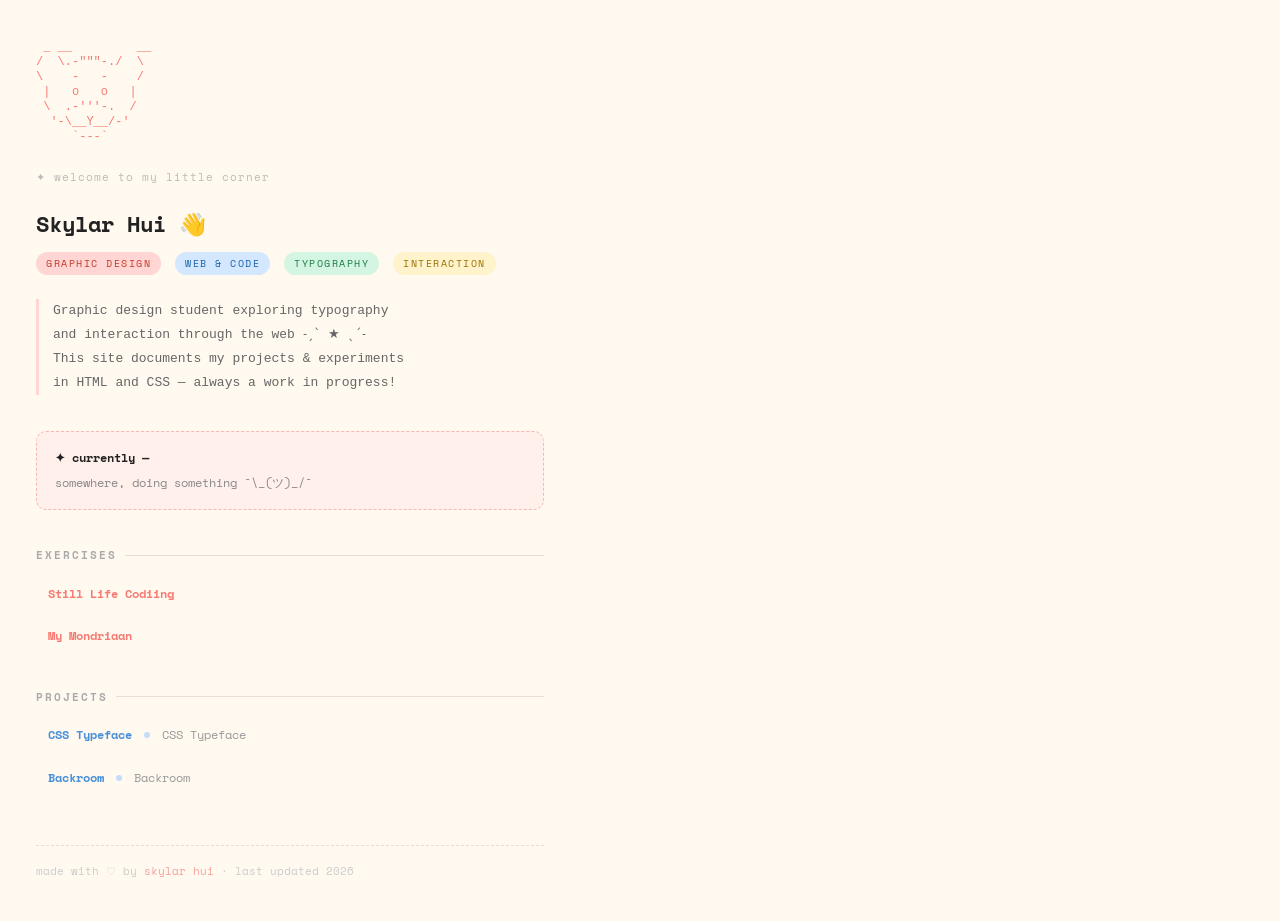
<file: index.html>
<!doctype html>
<html lang="en">
  <head>
    <title>Skylar Hui</title>
    <meta charset="utf-8" />
    <meta name="viewport" content="width=device-width, initial-scale=1.0" />
    <link rel="preconnect" href="https://fonts.googleapis.com" />
    <link rel="preconnect" href="https://fonts.gstatic.com" crossorigin />
    <link
      href="https://fonts.googleapis.com/css2?family=Space+Mono:ital,wght@0,400;0,700;1,400&display=swap"
      rel="stylesheet"
    />
    <link rel="stylesheet" href="assets/styles.css" />
  </head>

  <body>
    <pre class="ascii">
 _ __         __
/  \.-"""-./  \
\    -   -    /
 |   o   o   |
 \  .-'''-.  /
  '-\__Y__/-'
     `---`
    </pre>

    <p class="hello">✦ welcome to my little corner</p>

    <h1>Skylar Hui <span class="wave">👋</span></h1>

    <div class="tags">
      <span class="tag">Graphic Design</span>
      <span class="tag blue">Web &amp; Code</span>
      <span class="tag green">Typography</span>
      <span class="tag yel">Interaction</span>
    </div>

    <pre class="desc">
Graphic design student exploring typography
and interaction through the web ˗ˏˋ ★ ˎˊ˗
This site documents my projects &amp; experiments
in HTML and CSS — always a work in progress!</pre
    >

    <div class="now">
      <strong>✦ currently —</strong>
      somewhere, doing something ¯\_(ツ)_/¯
    </div>

    <h2>Exercises</h2>
    <ul>
      <li>
        <a href="projects/exercises/still-life.html" target="_blank"
          >Still Life Codiing</a
        >
      </li>
      <li>
        <a href="projects/exercises/mondriaan.html" target="_blank"
          >My Mondriaan</a
        >
      </li>
    </ul>

    <h2>Projects</h2>
    <ul>
      <li class="blue-li">
        <a href="projects/2_css-typeface/index.html">CSS Typeface</a>
        <span class="dot"></span>
        <span class="note">CSS Typeface</span>
      </li>
      <li class="blue-li">
        <a href="projects/3_site-map/index.html">Backroom</a>
        <span class="dot"></span>
        <span class="note">Backroom</span>
      </li>
    </ul>

    <footer>made with ♡ by <span>skylar hui</span> · last updated 2026</footer>
  </body>
</html>
</file>
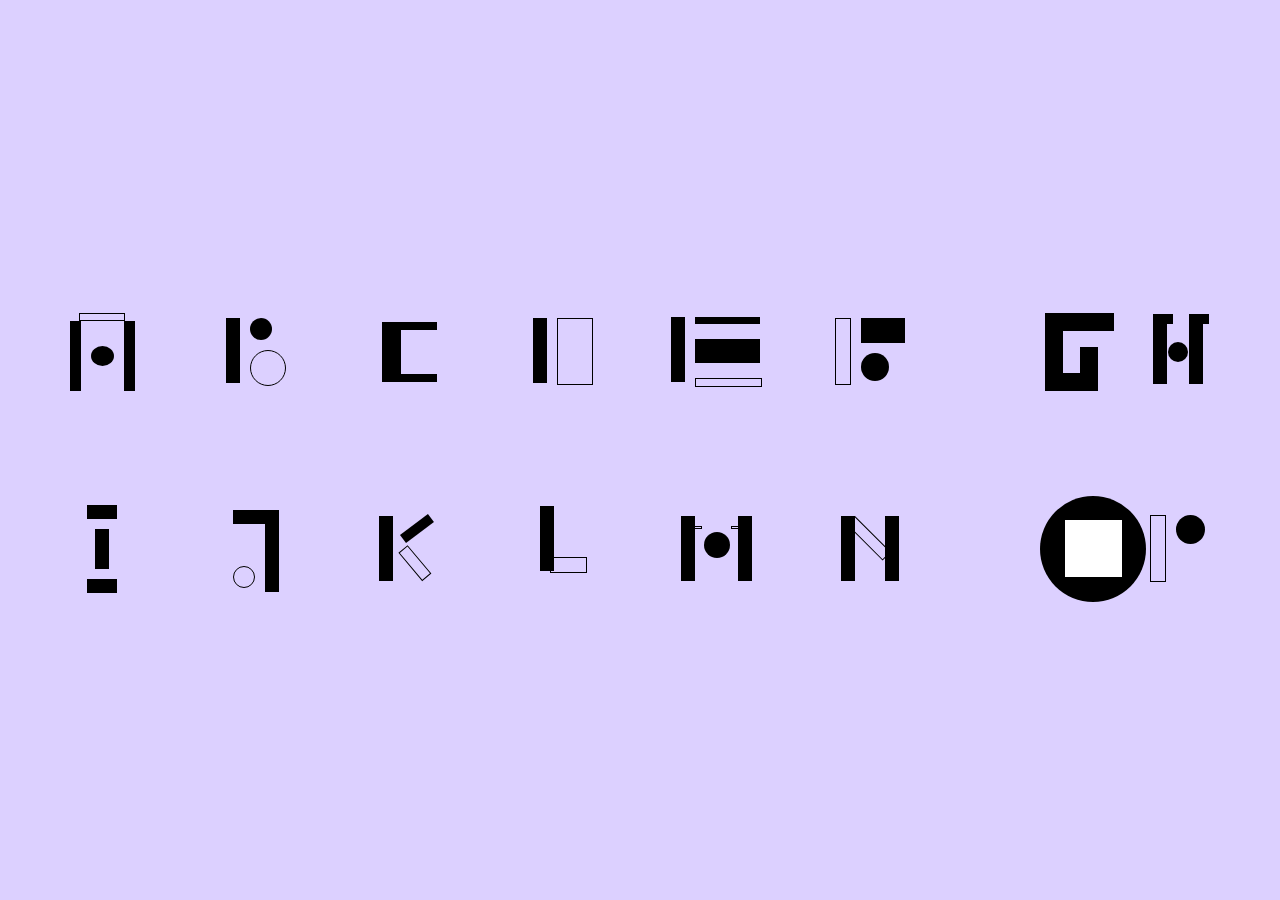
<file: projects/2_css-typeface/index.html>
<!DOCTYPE html>
<html lang="en">

<head>
    <meta charset="UTF-8">
    <meta name="viewport" content="width=device-width, initial-scale=1.0">
    <title>Document</title>
    <link rel="stylesheet" href="css/index.css">
</head>

<body>
    <div class="app">
        <div class="app-item ">
            <div class="app-item-content a">
                <div class="a-top"></div>
            <div class="a-footer">
                <div class="a-footer-item"></div>
                <div class="a-footer-radound">
                    <div class="a-footer-radound-content"></div>
                </div>
                 <div class="a-footer-item"></div>
            </div>
            </div>
        </div>
        <div class="app-item">
            <div class="app-item-content b">
                <div class="b-left"></div>
                <div class="b-right">
                    <div class="b-right-item1"></div>
                    <div class="b-right-item2"></div>

                </div>
            </div>
        </div>
        <div class="app-item">
            <div class="app-item-content c">
                <div class="c-left"></div>
                <div class="c-right">
                    <div class="c-right-item"></div>
                    <div class="c-right-item"></div>
                </div>
            </div>
        </div>
        <div class="app-item">
            <div class="app-item-content d">
                <div class="d-left"></div>
                <div class="d-right"></div>
            </div>
        </div>
        <div class="app-item">
            <div class="app-item-content e">
                <div class="e-left"></div>
                <div class="e-right">
                    <app class="e-right-item e1"></app>
                    <app class="e-right-item e2"></app>
                    <app class="e-right-item e3"></app>
                </div>
            </div>
        </div>
        <div class="app-item">
            <div class="app-item-content f">
                <div class="f-left"></div>
                <div class="f-right">
                    <div class="f-right-top"></div>
                    <div class="f-right-randond"></div>
                </div>
            </div>
        </div>
        <div class="app-item">
            <div class="app-item-content g">
                <div class="g-vertical"></div>
                <div class="g-top"></div>
                <div class="g-bottom"></div>
                <div class="g-din"></div>
            </div>
        </div>
        <div class="app-item">
            <div class="app-item-content h">
                <div class="h-left">
                    <div class="h-left-top"></div>
                </div>
                <div class="h-middle">
                    <div class="h-middle-circle"></div>
                </div>
                <div class="h-right">
                    <div class="h-right-top"></div>
                </div>
            </div>
        </div>
        <div class="app-item">
            <div class="app-item-content i">
                <div class="i-top"></div>
                <div class="i-middle"></div>
                <div class="i-bottom"></div>
            </div>
        </div>
        <div class="app-item">
            <div class="app-item-content j">
                <div class="j-top"></div>
                <div class="j-middle">
                    <div class="j-middle-right"></div>
                </div>
                <div class="j-bottom"></div>
            </div>
        </div>
        <div class="app-item">
            <div class="app-item-content k">
                <div class="k-left"></div>
                <div class="k-right">
                    <div class="k-right-top"></div>
                    <div class="k-right-bottom"></div>
                </div>
            </div>
        </div>
        <div class="app-item">
            <div class="app-item-content l">
                <div class="l-left"></div>
                <div class="l-bottom"></div>
            </div>
        </div>
        <div class="app-item">
            <div class="app-content-item m">
                <div class="m-left"></div>
                <div class="m-center">
                    <div class="m-center-top">
                        <div class="m-center-top-item"></div>
                         <div class="m-center-top-item"></div>
                    </div>
                    <div class="m-center-footer"></div>
                </div>
                <div class="m-right"></div>
            </div>
        </div>
        <div class="app-item">
            <div class="app-item-content n">
                <div class="n-left"></div>
                <div class="n-diagonal"></div>
                <div class="n-right"></div>
            </div>
        </div>
        <div class="app-item">
            <div class="app-item-content o">
                <div class="o-circle">
                    <div class="o-circle-inner"></div>
                </div>
            </div>
        </div>
        <div class="app-item">
            <div class="app-item-content p">
                <div class="p-left"></div>
                <div class="p-right"></div>
            </div>
        </div>
    </div>
</body>

</html>
</file>
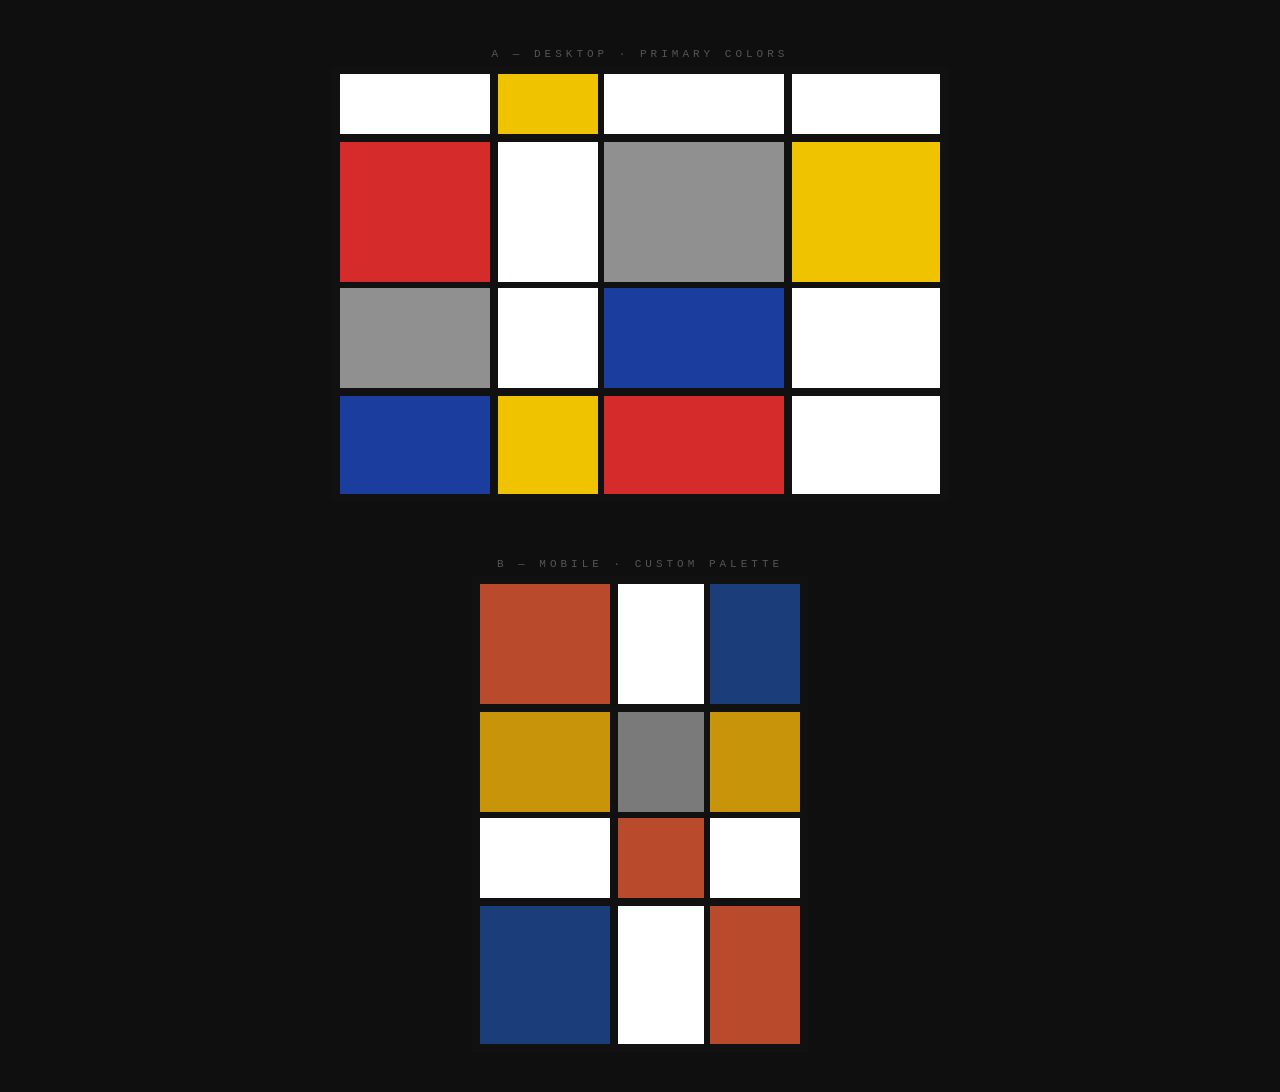
<file: projects/exercises/mondriaan.html>
<!DOCTYPE html>
<html lang="zh">
<head>
  <meta charset="UTF-8">
  <meta name="viewport" content="width=device-width, initial-scale=1.0">
  <title>Mondrian CSS Grid</title>
  <style>
    * { margin: 0; padding: 0; box-sizing: border-box; }

    body {
      background: #0f0f0f;
      display: flex;
      flex-direction: column;
      align-items: center;
      justify-content: center;
      min-height: 100vh;
      gap: 64px;
      padding: 48px 24px;
      font-family: 'Courier New', monospace;
    }

    .label {
      font-size: 11px;
      letter-spacing: 4px;
      color: #555;
      text-transform: uppercase;
      text-align: center;
      margin-bottom: 14px;
    }

    /*
      DESKTOP GRID
      Columns: 150px | 8px | 100px | 6px | 180px | 8px | 1fr
      Rows:     60px | 8px | 140px | 6px | 100px | 8px | 1fr
      Rule: every black line (col/row) spans the FULL dimension — no floating ends.
      Rule: red / yellow / blue are always separated by a black line column or row.
    */
    .mondrian-desktop {
      width: 600px;
      height: 420px;
      display: grid;
      grid-template-columns: 150px 8px 100px 6px 180px 8px 1fr;
      grid-template-rows:     60px  8px 140px 6px 100px 8px 1fr;
      background: #111;
      outline: 8px solid #111;
    }

    /*
      MOBILE GRID
      Fewer cols & rows, different proportions from desktop.
      Columns: 130px | 8px | 1fr | 6px | 90px
      Rows:    120px | 8px | 100px | 6px | 80px | 8px | 1fr
    */
    .mondrian-mobile {
      width: 320px;
      height: 460px;
      display: grid;
      grid-template-columns: 130px 8px 1fr 6px 90px;
      grid-template-rows:    120px 8px 100px 6px 80px 8px 1fr;
      background: #111;
      outline: 8px solid #111;
    }

    .k  { background: #111; }        /* black line */
    .w  { background: #ffffff; }     /* white */
    .g  { background: #909090; }     /* gray */
    .r  { background: #D52B2A; }     /* red */
    .y  { background: #F0C300; }     /* yellow */
    .b  { background: #1A3D9E; }     /* blue */

    /* mobile custom palette — same structure rules, different hues */
    .m-r { background: #B94B2C; }
    .m-y { background: #C8950A; }
    .m-b { background: #1B3D7A; }
    .m-g { background: #7A7A7A; }
    .m-w { background: #ffffff; }
  </style>
</head>
<body>

  <!-- ═══════════════════════════════
       DESKTOP
       Color layout (col × row):
       Every black line runs full width/height.
       Primary colors separated by black lines.

       Grid positions (col / row):
       col1=1, line=2, col2=3, line=4, col3=5, line=6, col4=7
       row1=1, line=2, row2=3, line=4, row3=5, line=6, row4=7
  ═══════════════════════════════ -->
  <div>
    <div class="label">A — Desktop · Primary Colors</div>
    <div class="mondrian-desktop">

      <!-- FULL-SPAN VERTICAL BLACK LINES (run all 7 rows) -->
      <div style="grid-column:2; grid-row:1/8" class="k"></div>
      <div style="grid-column:4; grid-row:1/8" class="k"></div>
      <div style="grid-column:6; grid-row:1/8" class="k"></div>

      <!-- FULL-SPAN HORIZONTAL BLACK LINES (run all 7 cols) -->
      <div style="grid-column:1/8; grid-row:2" class="k"></div>
      <div style="grid-column:1/8; grid-row:4" class="k"></div>
      <div style="grid-column:1/8; grid-row:6" class="k"></div>

      <!--
        COLOR CELLS
        Adjacency check — each primary color cell's neighbors:

        RED   → col1,row3 → neighbors: above=WHITE(1,1), below=GRAY(1,5), right=BLACK LINE
        YELLOW→ col3,row1 → neighbors: left=BLACK LINE, right=BLACK LINE, below=BLACK LINE → safe
        BLUE  → col5,row5 → neighbors: above=BLACK LINE, left=BLACK LINE, right=BLACK LINE, below=WHITE → safe
        YELLOW→ col7,row3 → neighbors: left=BLACK LINE → safe
        RED   → col5,row7 → neighbors: above=BLACK LINE, left=BLACK LINE → safe
        BLUE  → col1,row7 → neighbors: above=GRAY, right=BLACK LINE → safe
      -->

      <!-- ROW 1 -->
      <div style="grid-column:1; grid-row:1" class="w"></div>   <!-- white -->
      <div style="grid-column:3; grid-row:1" class="y"></div>   <!-- YELLOW -->
      <div style="grid-column:5; grid-row:1" class="w"></div>   <!-- white -->
      <div style="grid-column:7; grid-row:1" class="w"></div>   <!-- white -->

      <!-- ROW 3 -->
      <div style="grid-column:1; grid-row:3" class="r"></div>   <!-- RED -->
      <div style="grid-column:3; grid-row:3" class="w"></div>   <!-- white -->
      <div style="grid-column:5; grid-row:3" class="g"></div>   <!-- gray -->
      <div style="grid-column:7; grid-row:3" class="y"></div>   <!-- YELLOW — separated from top-yellow by black line row2 -->

      <!-- ROW 5 -->
      <div style="grid-column:1; grid-row:5" class="g"></div>   <!-- gray -->
      <div style="grid-column:3; grid-row:5" class="w"></div>   <!-- white -->
      <div style="grid-column:5; grid-row:5" class="b"></div>   <!-- BLUE -->
      <div style="grid-column:7; grid-row:5" class="w"></div>   <!-- white -->

      <!-- ROW 7 -->
      <div style="grid-column:1; grid-row:7" class="b"></div>   <!-- BLUE — separated from blue(5,5) by black line col6 and row6 -->
      <div style="grid-column:3; grid-row:7" class="y"></div>   <!-- YELLOW — separated from others by black lines -->
      <div style="grid-column:5; grid-row:7" class="r"></div>   <!-- RED — separated from red(1,3) by black lines -->
      <div style="grid-column:7; grid-row:7" class="w"></div>   <!-- white -->

    </div>
  </div>


  <!-- ═══════════════════════════════
       MOBILE
       Fewer rows & cols than desktop.
       Custom warm palette — same rules apply.
       col1=1, line=2, col2=3, line=4, col3=5
       row1=1, line=2, row2=3, line=4, row3=5, line=6, row4=7
  ═══════════════════════════════ -->
  <div>
    <div class="label">B — Mobile · Custom Palette</div>
    <div class="mondrian-mobile">

      <!-- FULL-SPAN VERTICAL BLACK LINES -->
      <div style="grid-column:2; grid-row:1/8" class="k"></div>
      <div style="grid-column:4; grid-row:1/8" class="k"></div>

      <!-- FULL-SPAN HORIZONTAL BLACK LINES -->
      <div style="grid-column:1/6; grid-row:2" class="k"></div>
      <div style="grid-column:1/6; grid-row:4" class="k"></div>
      <div style="grid-column:1/6; grid-row:6" class="k"></div>

      <!--
        Adjacency check:
        m-r(1,1) → right=BLACK, below=BLACK → safe
        m-y(3,1) → left=BLACK, right=BLACK  → safe
        m-b(5,1) → left=BLACK, below=BLACK  → safe
        m-y(1,3) → above=BLACK, right=BLACK, below=BLACK → safe
        m-g(3,3) → all sides: BLACK lines   → safe
        m-r(5,5) → above=BLACK, left=BLACK  → safe
        m-b(1,7) → above=BLACK, right=BLACK → safe
        m-y(5,3) → left=BLACK, above=BLACK, below=BLACK → safe
      -->

      <!-- ROW 1 -->
      <div style="grid-column:1; grid-row:1" class="m-r"></div>  <!-- rust -->
      <div style="grid-column:3; grid-row:1" class="m-w"></div>  <!-- white -->
      <div style="grid-column:5; grid-row:1" class="m-b"></div>  <!-- navy -->

      <!-- ROW 3 -->
      <div style="grid-column:1; grid-row:3" class="m-y"></div>  <!-- gold -->
      <div style="grid-column:3; grid-row:3" class="m-g"></div>  <!-- gray -->
      <div style="grid-column:5; grid-row:3" class="m-y"></div>  <!-- gold — separated from navy by black line row2 -->

      <!-- ROW 5 -->
      <div style="grid-column:1; grid-row:5" class="m-w"></div>  <!-- white -->
      <div style="grid-column:3; grid-row:5" class="m-r"></div>  <!-- rust — separated from top rust by black lines -->
      <div style="grid-column:5; grid-row:5" class="m-w"></div>  <!-- white -->

      <!-- ROW 7 -->
      <div style="grid-column:1; grid-row:7" class="m-b"></div>  <!-- navy — separated from top navy by black lines -->
      <div style="grid-column:3; grid-row:7" class="m-w"></div>  <!-- white -->
      <div style="grid-column:5; grid-row:7" class="m-r"></div>  <!-- rust -->

    </div>
  </div>

</body>
</html>
</file>
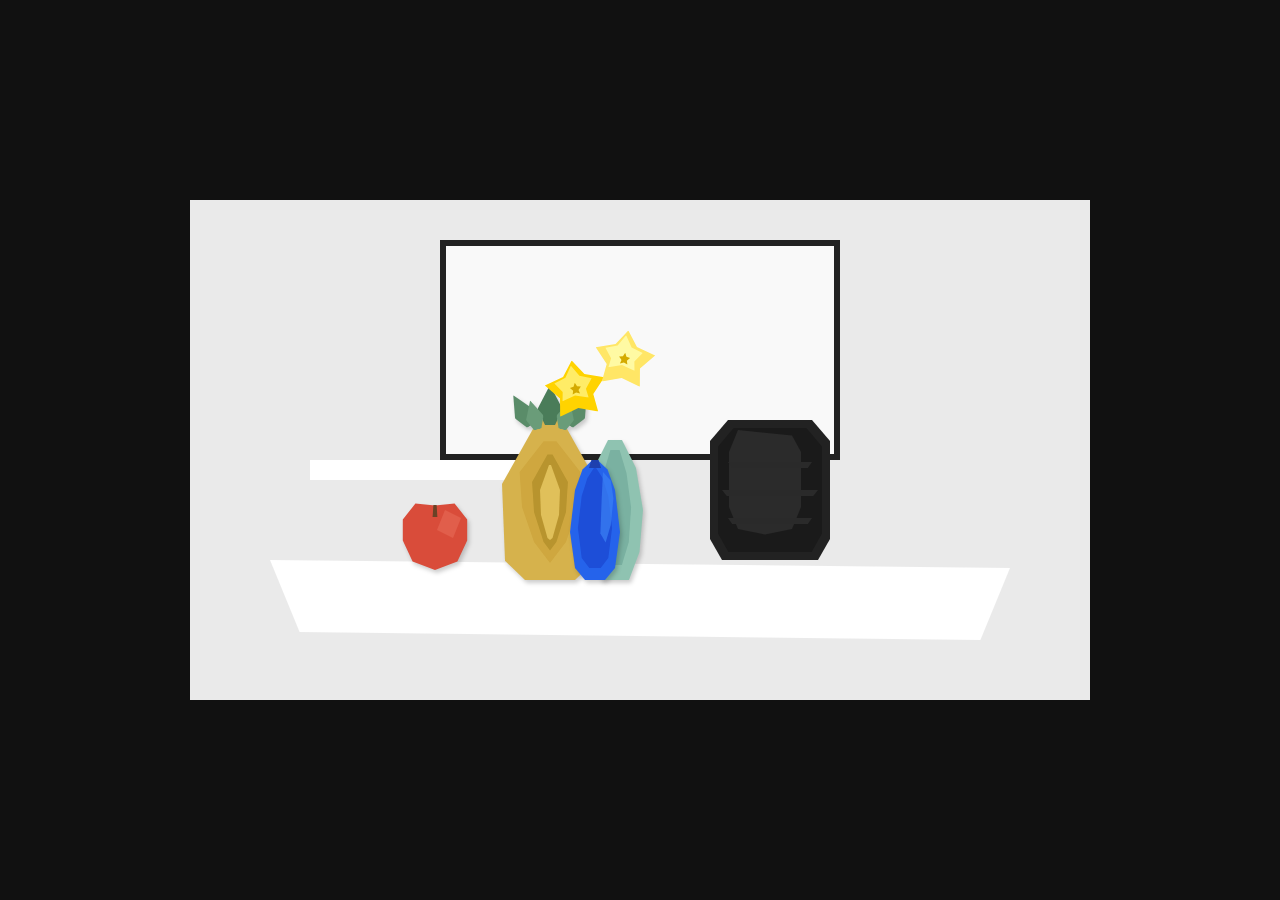
<file: projects/exercises/still-life.html>
<!DOCTYPE html>
<html lang="zh-CN">
<head>
    <meta charset="UTF-8" />
    <title>Low Poly 静物 CSS</title>
    <style>
        * {
            box-sizing: border-box;
        }

        body {
            margin: 0;
            background: #111;
            display: flex;
            justify-content: center;
            align-items: center;
            height: 100vh;
        }

        .scene {
            position: relative;
            width: 900px;
            height: 500px;
            background: #eaeaea;
            overflow: hidden;
        }

        .whiteboard {
            position: absolute;
            top: 40px;
            left: 250px;
            width: 400px;
            height: 220px;
            background: #f9f9f9;
            border: 6px solid #222;
            z-index: 1;
        }

        .back-table {
            position: absolute;
            top: 260px;
            left: 120px;
            width: 260px;
            height: 20px;
            background: #ffffff;
            z-index: 2;
        }

        .chair-back {
            position: absolute;
            top: 220px;
            right: 140px;
            width: 120px;
            height: 140px;
            z-index: 2;
            transform: translateX(-100%);
        }
        .chair-back-main {
            position: absolute;
            inset: 0;
            background: #222222; 
            clip-path: polygon(
                15% 0, 85% 0, 
                100% 15%, 100% 85%,
                90% 100%, 10% 100%,
                0 85%, 0 15%
            );
            z-index: 1;
        }
        .chair-back-inner {
            position: absolute;
            inset: 8px;
            background: #1a1a1a;
            clip-path: polygon(
                15% 0, 85% 0,
                100% 15%, 100% 85%,
                90% 100%, 10% 100%,
                0 85%, 0 15%
            );
            z-index: 2;
        }
        .chair-back-stripe1 {
            position: absolute;
            top: 30%;
            left: 15%;
            right: 15%;
            height: 6px;
            background: #2a2a2a;
            clip-path: polygon(0 0, 100% 0, 95% 100%, 5% 100%);
            z-index: 3;
        }
        .chair-back-stripe2 {
            position: absolute;
            top: 50%;
            left: 10%;
            right: 10%;
            height: 6px;
            background: #2a2a2a;
            clip-path: polygon(0 0, 100% 0, 95% 100%, 5% 100%);
            z-index: 3;
        }
        .chair-back-stripe3 {
            position: absolute;
            top: 70%;
            left: 15%;
            right: 15%;
            height: 6px;
            background: #2a2a2a;
            clip-path: polygon(0 0, 100% 0, 95% 100%, 5% 100%);
            z-index: 3;
        }
        .chair-back-highlight {
            position: absolute;
            top: 10px;
            left: 10px;
            right: 20px;
            bottom: 20px;
            background: #333333;
            opacity: 0.7;
            clip-path: polygon(
                20% 0, 80% 5%,
                90% 20%, 90% 70%,
                80% 90%, 50% 95%,
                20% 90%, 10% 70%,
                10% 20%
            );
            z-index: 2;
        }

        .front-table {
            position: absolute;
            bottom: 60px;
            left: 80px;
            width: 740px;
            height: 80px;
            background: #ffffff;
            clip-path: polygon(
                0 0, 100% 10%,
                96% 100%, 4% 90%
            );
            z-index: 3;
        }
        .apple {
            position: absolute;
            bottom: 130px;
            left: 210px;
            width: 70px;
            height: 70px;
            z-index: 4;
            filter: drop-shadow(2px 3px 2px rgba(0,0,0,0.2));
        }
        .apple-body {
            position: absolute;
            inset: 0;
            background: #d94c3a;
            clip-path: polygon(
                50% 8%, 
                78% 5%, 
                96% 28%, 
                96% 58%, 
                82% 88%, 
                50% 100%,
                18% 88%, 
                4% 58%,  
                4% 28%,  
                22% 5%   
            );
        }
        .apple-stem {
            position: absolute;
            top: 5px;
            left: 50%;
            transform: translateX(-50%);
            width: 8px;
            height: 12px;
            background: #6b4226;
            clip-path: polygon(
                30% 0, 70% 0,
                80% 100%, 20% 100%
            );
            z-index: 5;
        }
        .apple-highlight {
            position: absolute;
            inset: 10px 5px 20px 25px;
            background: #e66553;
            clip-path: polygon(
                50% 0, 90% 20%,
                70% 70%, 30% 50%
            );
            opacity: 0.7;
            z-index: 4;
        }
        .pineapple {
            position: absolute;
            bottom: 120px;
            left: 310px;
            width: 100px; /* 加宽一点，比例更协调，不显得单薄 */
            height: 160px; /* 略加高，增强立体感 */
            z-index: 4;
            filter: drop-shadow(2px 3px 2px rgba(0,0,0,0.2));
        }
        .pineapple-body {
            position: absolute;
            inset: 0;
            background: #d6b24c;
            clip-path: polygon(38% 0, 62% 0, 98% 40%, 95% 88%, 75% 100%, 25% 100%, 5% 88%, 2% 40%);
            z-index: 1;
        }
        .pineapple-scale1 {
            position: absolute;
            inset: 10px;
            background: #cfa73f;
            clip-path: polygon(
                42% 8%, 58% 8%,
                88% 30%, 85% 55%,
                70% 80%, 50% 95%,
                30% 80%, 15% 55%,
                12% 30%
            );
            z-index: 2;
        }
        .pineapple-scale2 {
            position: absolute;
            inset: 20px 18px;
            background: #b8942e;
            clip-path: polygon(
                46% 12%, 54% 12%,
                78% 35%, 75% 60%,
                60% 85%, 50% 92%,
                40% 85%, 25% 60%,
                22% 35%
            );
            z-index: 3;
        }
        .pineapple-scale3 {
            position: absolute;
            inset: 30px 25px;
            background: #e0c05a;
            clip-path: polygon(
                48% 15%, 52% 15%,
                70% 40%, 68% 65%,
                55% 88%, 50% 90%,
                45% 88%, 32% 65%,
                30% 40%
            );
            z-index: 4;
        }
        .pineapple-leaves {
            position: absolute;
            top: -35px;
            left: 50%;
            transform: translateX(-50%);
            width: 80px;
            height: 40px;
            z-index: 5;
        }
        .leaf1 {
            position: absolute;
            top: 0;
            left: 50%;
            transform: translateX(-50%);
            width: 25px;
            height: 40px;
            background: #4a7c59;
            clip-path: polygon(50% 0, 100% 60%, 70% 100%, 30% 100%, 0 60%);
        }
        .leaf2 {
            position: absolute;
            top: 8px;
            left: 15%;
            transform: translateX(-50%) rotate(-30deg);
            width: 20px;
            height: 35px;
            background: #5a8c69;
            clip-path: polygon(50% 0, 100% 60%, 70% 100%, 30% 100%, 0 60%);
        }
        .leaf3 {
            position: absolute;
            top: 8px;
            right: 15%;
            transform: translateX(50%) rotate(30deg);
            width: 20px;
            height: 35px;
            background: #5a8c69;
            clip-path: polygon(50% 0, 100% 60%, 70% 100%, 30% 100%, 0 60%);
        }
        .leaf4 {
            position: absolute;
            top: 15px;
            left: 30%;
            transform: translateX(-50%) rotate(-15deg);
            width: 18px;
            height: 30px;
            background: #6a9c79;
            clip-path: polygon(50% 0, 100% 60%, 70% 100%, 30% 100%, 0 60%);
        }
        .leaf5 {
            position: absolute;
            top: 15px;
            right: 30%;
            transform: translateX(50%) rotate(15deg);
            width: 18px;
            height: 30px;
            background: #6a9c79;
            clip-path: polygon(50% 0, 100% 60%, 70% 100%, 30% 100%, 0 60%);
        }
        .vase {
            position: absolute;
            bottom: 120px;
            left: 390px;
            width: 70px;
            height: 140px;
            z-index: 5;
            filter: drop-shadow(2px 3px 2px rgba(0,0,0,0.2));
        }

        .v1 {
            position: absolute;
            inset: 0;
            background: #8fc3b1;
            clip-path: polygon(
                40% 0, 60% 0,
                80% 20%, 90% 50%,
                85% 80%, 70% 100%,
                30% 100%, 15% 80%,
                10% 50%, 20% 20%
            );
        }

        .v2 {
            position: absolute;
            inset: 10px 12px 15px;
            background: #7ab1a1;
            clip-path: polygon(
                40% 0, 60% 0,
                75% 20%, 85% 50%,
                80% 80%, 65% 100%,
                35% 100%, 20% 80%,
                15% 50%, 25% 20%
            );
        }

        .flowers {
            position: absolute;
            bottom: 260px;
            left: 360px;
            width: 120px;
            height: 120px;
            z-index: 5;
        }
        .flower {
            position: absolute;
            width: 60px;
            height: 60px;
            transform-origin: center bottom;
        }
        .flower-petal {
            position: absolute;
            inset: 0;
            background: #ffd300;
            clip-path: polygon(
                50% 0%,
                68% 25%,
                100% 35%,
                78% 60%,
                82% 90%,
                50% 80%,
                18% 90%,
                22% 60%,
                0% 35%,
                32% 25%
            );
            z-index: 1;
        }
        .flower-highlight {
            position: absolute;
            inset: 5px 8px 15px 5px;
            background: #fff380;
            clip-path: polygon(
                50% 0%,
                65% 28%,
                90% 38%,
                75% 62%,
                78% 85%,
                50% 75%,
                22% 85%,
                25% 62%,
                10% 38%,
                35% 28%
            );
            opacity: 0.8;
            z-index: 2;
        }
        .flower-pistil {
            position: absolute;
            top: 50%;
            left: 50%;
            transform: translate(-50%, -50%);
            width: 15px;
            height: 15px;
            background: #d4aa00;
            clip-path: polygon(
                50% 0%,
                62% 25%,
                87% 30%,
                68% 50%,
                75% 75%,
                50% 65%,
                25% 75%,
                32% 50%,
                13% 30%,
                38% 25%
            );
            z-index: 3;
        }
        .flower1 {
            left: 0;
            top: 40px;
            transform: rotate(-8deg);
        }
        .flower1 .flower-petal {
            background: #ffd300;
        }
        .flower2 {
            left: 40px;
            top: 10px;
            transform: rotate(8deg);
        }
        .flower2 .flower-petal {
            background: #ffe666;
        }
        .flower2 .flower-highlight {
            background: #ffffb3;
        }
        .blue-bottle {
            position: absolute;
            bottom: 120px;
            left: 430px;
            width: 50px;
            height: 120px;
            z-index: 6;
            transform: translateX(-100%);
            filter: drop-shadow(2px 3px 2px rgba(0,0,0,0.2));
        }
        .b1 {
            position: absolute;
            inset: 0;
            background: #2563eb; 
            clip-path: polygon(
                45% 0%,
                55% 0%,
                75% 8%,
                90% 25%,
                100% 60%,
                90% 90%,
                70% 100%,
                30% 100%,
                10% 90%,
                0% 60%,
                10% 25%,
                25% 8%
            );
        }
        .b2 {
            position: absolute;
            inset: 8px 6px 12px 6px;
            background: #1d4ed8;
            clip-path: polygon(
                47% 0%, 
                53% 0%, 
                70% 10%, 
                85% 28%, 
                95% 60%, 
                85% 90%, 
                65% 100%, 
                35% 100%, 
                15% 90%, 
                5% 60%, 
                15% 28%, 
                30% 10%
            );
        }
        .b3 {
            position: absolute;
            inset: 12px 4px 20px 20px;
            background: #3b82f6;
            opacity: 0.7;
            clip-path: polygon(
                50% 0%, 
                80% 10%, 
                90% 30%, 
                80% 60%, 
                60% 80%, 
                40% 70%, 
                45% 30%
            );
            z-index: 7;
        }
        .b4 {
            position: absolute;
            top: 0;
            left: 50%;
            transform: translateX(-50%);
            width: 12px;
            height: 8px;
            background: #1e40af;
            clip-path: polygon(
                20% 0%, 
                80% 0%, 
                100% 100%, 
                0% 100%
            );
            z-index: 7;
        }
    </style>
</head>
<body>

<div class="scene">
    <div class="whiteboard"></div>
    <div class="back-table"></div>
    <div class="chair-back">
        <div class="chair-back-main"></div>
        <div class="chair-back-inner"></div>
        <div class="chair-back-highlight"></div>
        <div class="chair-back-stripe1"></div>
        <div class="chair-back-stripe2"></div>
        <div class="chair-back-stripe3"></div>
    </div>
    <div class="front-table"></div>
        <div class="apple poly">
        <div class="apple-body"></div>
        <div class="apple-highlight"></div>
        <div class="apple-stem"></div>
    </div>
    <div class="pineapple">
        <div class="pineapple-body"></div>
        <div class="pineapple-scale1"></div>
        <div class="pineapple-scale2"></div>
        <div class="pineapple-scale3"></div>
        <div class="pineapple-leaves">
            <div class="leaf1"></div>
            <div class="leaf2"></div>
            <div class="leaf3"></div>
            <div class="leaf4"></div>
            <div class="leaf5"></div>
        </div>
    </div>
    <div class="vase">
        <div class="v1"></div>
        <div class="v2"></div>
    </div>
    <div class="flowers">
        <div class="flower flower1">
            <div class="flower-petal"></div>
            <div class="flower-highlight"></div>
            <div class="flower-pistil"></div>
        </div>
        <div class="flower flower2">
            <div class="flower-petal"></div>
            <div class="flower-highlight"></div>
            <div class="flower-pistil"></div>
        </div>
    </div>
    <div class="blue-bottle">
        <div class="b1"></div>
        <div class="b2"></div>
        <div class="b3"></div>
        <div class="b4"></div>
    </div>
</div>

</body>
</html>
</file>
<file: assets/styles.css>
* {
  margin: 0;
  padding: 0;
  box-sizing: border-box;
}

body {
  background: #fff9f0;
  font-family: "Space Mono", monospace;
  font-size: 13px;
  line-height: 1.7;
  color: #222;
  padding: 40px 36px;
  max-width: 580px;
}

.ascii {
  font-size: 12px;
  line-height: 1.25;
  color: #f77b72;
  margin-bottom: 8px;
  display: inline-block;
  animation: wobble 3s ease-in-out infinite;
}

@keyframes wobble {
  0%,
  100% {
    transform: rotate(-1deg);
  }
  50% {
    transform: rotate(1.5deg);
  }
}

.hello {
  font-size: 11px;
  color: #bbb;
  margin-bottom: 24px;
  letter-spacing: 1px;
}

h1 {
  font-size: 22px;
  font-weight: 700;
  margin-bottom: 4px;
  line-height: 1.2;
}

h1 .wave {
  display: inline-block;
  animation: wave 1.5s ease-in-out infinite;
  transform-origin: 70% 70%;
}

@keyframes wave {
  0%,
  100% {
    transform: rotate(0deg);
  }
  20% {
    transform: rotate(20deg);
  }
  40% {
    transform: rotate(-10deg);
  }
  60% {
    transform: rotate(15deg);
  }
  80% {
    transform: rotate(-5deg);
  }
}

.tag {
  display: inline-block;
  background: #ffd6d3;
  color: #c0392b;
  font-size: 10px;
  letter-spacing: 1.5px;
  text-transform: uppercase;
  padding: 3px 10px;
  border-radius: 20px;
  margin-right: 6px;
  margin-bottom: 4px;
}

.tag.blue {
  background: #d3e8ff;
  color: #1a5fa8;
}
.tag.green {
  background: #d4f5e2;
  color: #1a7a45;
}
.tag.yel {
  background: #fff3cc;
  color: #9a6f00;
}

.tags {
  margin: 14px 0 20px;
}

.desc {
  font-size: 13px;
  color: #666;
  line-height: 1.85;
  margin-bottom: 36px;
  white-space: pre-wrap;
  border-left: 3px solid #ffd6d3;
  padding-left: 14px;
}

h2 {
  font-size: 11px;
  font-weight: 700;
  letter-spacing: 2px;
  text-transform: uppercase;
  color: #aaa;
  margin-bottom: 10px;
  display: flex;
  align-items: center;
  gap: 8px;
}

h2::after {
  content: "";
  flex: 1;
  height: 1px;
  background: #ecddd4;
}

ul {
  list-style: none;
  margin-bottom: 32px;
}

li {
  display: flex;
  align-items: center;
  gap: 12px;
  padding: 9px 12px;
  border-radius: 8px;
  margin-bottom: 4px;
  transition:
    background 0.2s,
    transform 0.15s;
  cursor: pointer;
}

li:hover {
  background: #fff0eb;
  transform: translateX(4px);
}

li a {
  font-weight: 700;
  color: #f77b72;
  text-decoration: none;
  min-width: 36px;
  font-size: 12px;
}

li .dot {
  width: 6px;
  height: 6px;
  border-radius: 50%;
  background: #ffd6d3;
  flex-shrink: 0;
}

li .note {
  color: #999;
  font-size: 12px;
}

li.blue-li:hover {
  background: #eef5ff;
}
li.blue-li a {
  color: #4a90d9;
}
li.blue-li .dot {
  background: #c5dcf8;
}

.now {
  background: #fff0eb;
  border: 1.5px dashed #f7b8b3;
  border-radius: 10px;
  padding: 16px 18px;
  margin-bottom: 36px;
  font-size: 12px;
  color: #888;
}

.now strong {
  color: #222;
  font-weight: 700;
  display: block;
  margin-bottom: 4px;
}

footer {
  font-size: 11px;
  color: #ccc;
  margin-top: 48px;
  padding-top: 16px;
  border-top: 1px dashed #ecddd4;
}

footer span {
  color: #f7a09a;
}
</file>
<file: projects/2_css-typeface/css/index.css>
* {
  margin: 0;
  padding: 0;
  list-style: none;
  text-decoration: none;
}
.app {
  width: 100%;
  height: 100vh;
  display: flex;
  flex-wrap: wrap;
  justify-content: center;
  align-content: center;
  background: #dcd0ff;
}
.app-item {
  width: 12%;
  min-width: 80px;
  height: 197px;
  display: flex;
  align-items: center;
  justify-content: center;
}
.app .a-top {
  margin-left: 9px;
  width: 44px;
  height: 6px;
  border: 1px double;
}
.app .a-footer {
  width: 100%;
  display: flex;
  align-items: center;
  justify-content: space-between;
}
.app .a-footer-item {
  width: 11px;
  height: 70px;
  background: #000;
}
.app .a-footer-item:nth-last-child(1) {
  margin-left: 20px;
}
.app .a-footer-radound {
  width: 23px;
  height: 20px;
  position: relative;
  left: 10px;
}
.app .a-footer-radound-content {
  width: 100%;
  height: 100%;
  border-radius: 50%;
  background: #000;
}
.app .a:hover .a-top {
  width: 47px;
  height: 10px;
  border: none;
  background: #000;
}
.app .a:hover .a-footer-item {
  background: transparent;
  border: 1px double;
}
.app .a:hover .a-footer-radound-content {
  background: transparent;
  border: 1px double;
}
.app .b {
  display: flex;
  gap: 10px;
}
.app .b-left {
  width: 14px;
  height: 65px;
  background: #000;
}
.app .b-right {
  display: flex;
  flex-direction: column;
  gap: 10px;
}
.app .b-right-item1 {
  width: 22px;
  height: 22px;
  border-radius: 50%;
  background: #000;
}
.app .b-right-item2 {
  width: 34px;
  height: 34px;
  border-radius: 50%;
  border: 1px double;
}
.app .b:hover .b-left {
  background: transparent;
  border: 1px double;
}
.app .b:hover .b-right-item1 {
  background: transparent;
  border: 1px double;
}
.app .b:hover .b-right-item2 {
  border: none;
  background: #000;
}
.app .c {
  display: flex;
}
.app .c-left {
  width: 19px;
  height: 60px;
  background: #000;
}
.app .c-right {
  display: flex;
  flex-direction: column;
  gap: 44px;
}
.app .c-right-item {
  width: 36px;
  height: 8px;
  background: #000;
}
.app .c:hover .c-left {
  background: transparent;
  border: 1px double;
}
.app .c:hover .c-right-item {
  background: transparent;
  border: 1px double ;
}
.app .d {
  display: flex;
  gap: 10px;
}
.app .d-left {
  width: 14px;
  height: 65px;
  background: #000;
}
.app .d-right {
  width: 34px;
  height: 65px;
  border: 1px double;
}
.app .d:hover .d-left {
  background: transparent;
  border: 1px double;
}
.app .d:hover .d-right {
  border: none;
  background: #000;
}
.app .e {
  display: flex;
  gap: 10px;
}
.app .e-left {
  width: 14px;
  height: 65px;
  background: #000;
}
.app .e-right {
  display: flex;
  flex-direction: column;
  gap: 15px;
}
.app .e-right-item {
  width: 65px;
  height: 7px;
}
.app .e-right .e1 {
  background: #000;
}
.app .e-right .e2 {
  height: 24px;
  background: #000;
}
.app .e-right .e3 {
  border: 1px double;
}
.app .e:hover .e-left {
  background: transparent;
  border: 1px double;
}
.app .e:hover .e1,
.app .e:hover .e2 {
  background: transparent;
  border: 1px double;
}
.app .e:hover .e3 {
  border: none;
  background: #000;
}
.app .f {
  display: flex;
  gap: 10px;
}
.app .f-left {
  width: 14px;
  height: 65px;
  border: 1px double;
}
.app .f-right {
  display: flex;
  flex-direction: column;
  gap: 10px;
}
.app .f-right-top {
  width: 44px;
  height: 25px;
  background: #000;
}
.app .f-right-randond {
  width: 28px;
  height: 28px;
  border-radius: 50%;
  background: #000;
}
.app .f:hover .f-left {
  border: none;
  background: #000;
}
.app .f:hover .f-right-top,
.app .f:hover .f-right-randond {
  background: transparent;
  border: 1px double;
}
.app .g {
  width: 78px;
  height: 78px;
  position: relative;
}
.app .g-vertical {
  position: absolute;
  top: 0;
  right: 0;
  width: 18px;
  height: 78px;
  background: #000;
}
.app .g-top {
  position: absolute;
  top: 0;
  left: 69px;
  width: 60px;
  height: 18px;
  background: #000;
}
.app .g-bottom {
  position: absolute;
  bottom: 0;
  left: 61px;
  width: 52px;
  height: 18px;
  background: #000;
}
.app .g-din {
  position: absolute;
  bottom: 0;
  left: 95px;
  top: 34px;
  width: 18px;
  height: 31px;
  background: #000;
}
.app .g:hover .g-vertical,
.app .g:hover .g-top,
.app .g:hover .g-bottom,
.app .g:hover .g-din {
  background: transparent;
  border: 1px double;
}
.app .h {
  display: flex;
  gap: 10px;
  gap: 1px !important;
}
.app .h-left,
.app .h-right {
  width: 14px;
  height: 65px;
  background: #000;
  position: relative;
}
.app .h-left-top,
.app .h-right-top {
  position: absolute;
  top: -5px;
  left: 0;
  width: 20px;
  height: 10px;
  background: #000;
}
.app .h-middle {
  display: flex;
  flex-direction: column;
  justify-content: center;
  align-items: center;
}
.app .h-middle-circle {
  width: 20px;
  height: 20px;
  border-radius: 50%;
  background: #000;
}
.app .h:hover .h-left,
.app .h:hover .h-right,
.app .h:hover .h-left-top,
.app .h:hover .h-right-top,
.app .h:hover .h-middle-circle {
  background: transparent;
  border: 1px double;
}
.app .i {
  display: flex;
  flex-direction: column;
  align-items: center;
  gap: 10px;
}
.app .i-top,
.app .i-bottom {
  width: 30px;
  height: 14px;
  background: #000;
}
.app .i-middle {
  width: 14px;
  height: 40px;
  background: #000;
}
.app .i:hover .i-top,
.app .i:hover .i-bottom,
.app .i:hover .i-middle {
  background: transparent;
  border: 1px double;
}
.app .j {
  display: flex;
  flex-direction: column;
}
.app .j-top {
  width: 46px;
  height: 14px;
  background: #000;
}
.app .j-middle {
  width: 30px;
  height: 68px;
  position: relative;
}
.app .j-middle-right {
  position: absolute;
  right: -16px;
  top: 0;
  width: 14px;
  height: 100%;
  background: #000;
}
.app .j-bottom {
  width: 20px;
  height: 20px;
  border-radius: 50%;
  border: 1px double;
  align-self: flex-end;
  margin-right: 24px;
  margin-top: -26px;
}
.app .j:hover .j-top,
.app .j:hover .j-middle-right {
  background: transparent;
  border: 1px double;
}
.app .j:hover .j-bottom {
  border: none;
  background: #000;
}
.app .k {
  display: flex;
  gap: 10px;
}
.app .k-left {
  width: 14px;
  height: 65px;
  background: #000;
}
.app .k-right {
  display: flex;
  flex-direction: column;
  justify-content: space-between;
  position: relative;
  top: 5px;
}
.app .k-right-top {
  margin-top: 13px;
  width: 35px;
  height: 10px;
  background: #000;
  transform: rotate(-37deg);
  transform-origin: left center;
}
.app .k-right-bottom {
  width: 35px;
  height: 10px;
  border: 1px double;
  transform: rotate(50deg);
  transform-origin: left center;
  position: relative;
  top: -31px;
}
.app .k:hover .k-left,
.app .k:hover .k-right-top {
  background: transparent;
  border: 1px double;
}
.app .k:hover .k-right-bottom {
  border: none;
  background: #000;
}
.app .l {
  display: flex;
  flex-direction: column;
}
.app .l-left {
  width: 14px;
  height: 65px;
  background: #000;
}
.app .l-bottom {
  width: 35px;
  height: 14px;
  border: 1px double;
  margin-top: 5px;
  margin-left: 10px;
  position: relative;
  bottom: 19px;
}
.app .l:hover .l-left {
  background: transparent;
  border: 1px double;
}
.app .l:hover .l-bottom {
  border: none;
  background: #000;
}
.app .m {
  display: flex;
  gap: 10px;
  gap: 1px !important;
}
.app .m-left,
.app .m-right {
  width: 14px;
  height: 65px;
  background: #000;
}
.app .m-center {
  padding-top: 10px;
  box-sizing: border-box;
  display: flex;
  flex-direction: column;
  align-items: center;
  gap: 3px;
}
.app .m-center-top {
  display: flex;
  align-items: center;
  gap: 5px;
}
.app .m-center-top-item {
  width: 16px;
  height: 1px;
  border: 1px double;
  position: relative;
}
.app .m-center-top-item:nth-child(1) {
  left: -12px;
}
.app .m-center-top-item:nth-child(2) {
  left: 12px;
}
.app .m-center-footer {
  width: 26px;
  height: 26px;
  border-radius: 50%;
  background: #000;
}
.app .m:hover .m-left {
  background: transparent;
  border: 1px double;
}
.app .m:hover .m-center-top-item {
  border: none;
  border: 1px double;
}
.app .n {
  display: flex;
  gap: 30px;
  position: relative;
}
.app .n-left,
.app .n-right {
  width: 14px;
  height: 65px;
  background: #000;
}
.app .n-diagonal {
  position: absolute;
  top: 0;
  left: 14px;
  width: 49px;
  height: 10px;
  border: 1px double;
  transform: rotate(45deg);
  transform-origin: top left;
}
.app .n:hover .n-left,
.app .n:hover .n-right {
  background: transparent;
  border: 1px double;
}
.app .n:hover .n-diagonal {
  border: none;
  background: #000;
}
.app .o {
  width: 100%;
}
.app .o-circle {
  margin-left: 93px;
  width: 106px;
  height: 106px;
  border-radius: 50%;
  background: #000;
  display: flex;
  align-items: center;
  justify-content: center;
}
.app .o-circle-inner {
  width: 57px;
  height: 57px;
  background: #fff;
}
.app .o:hover .o-circle {
  background: transparent;
  border: 1px double;
}
.app .p {
  display: flex;
  gap: 10px;
}
.app .p-left {
  width: 14px;
  height: 65px;
  border: 1px double;
}
.app .p-right {
  width: 29px;
  height: 29px;
  border-radius: 50%;
  background: #000;
}
.app .p:hover .p-left {
  border: none;
  background: #000;
}
.app .p:hover .p-right {
  background: transparent;
  border: 1px solid;
}
</file>
